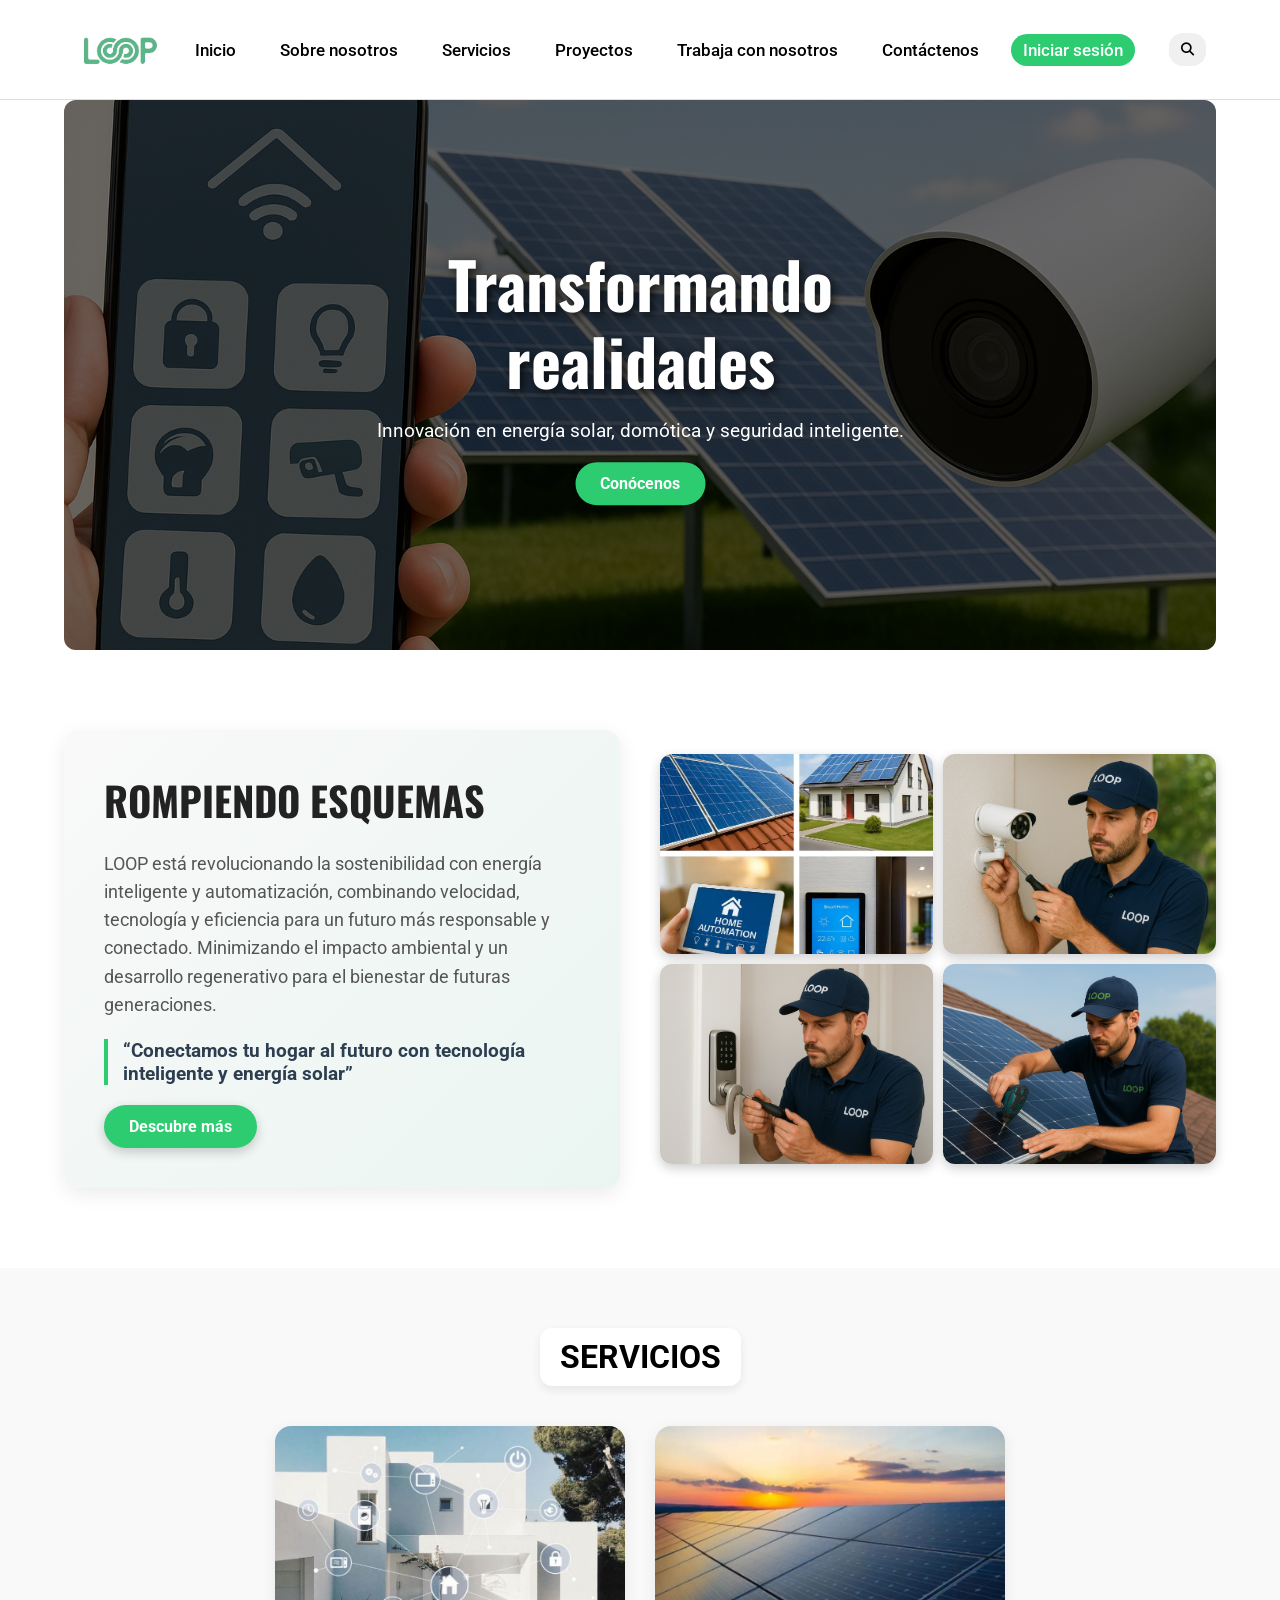
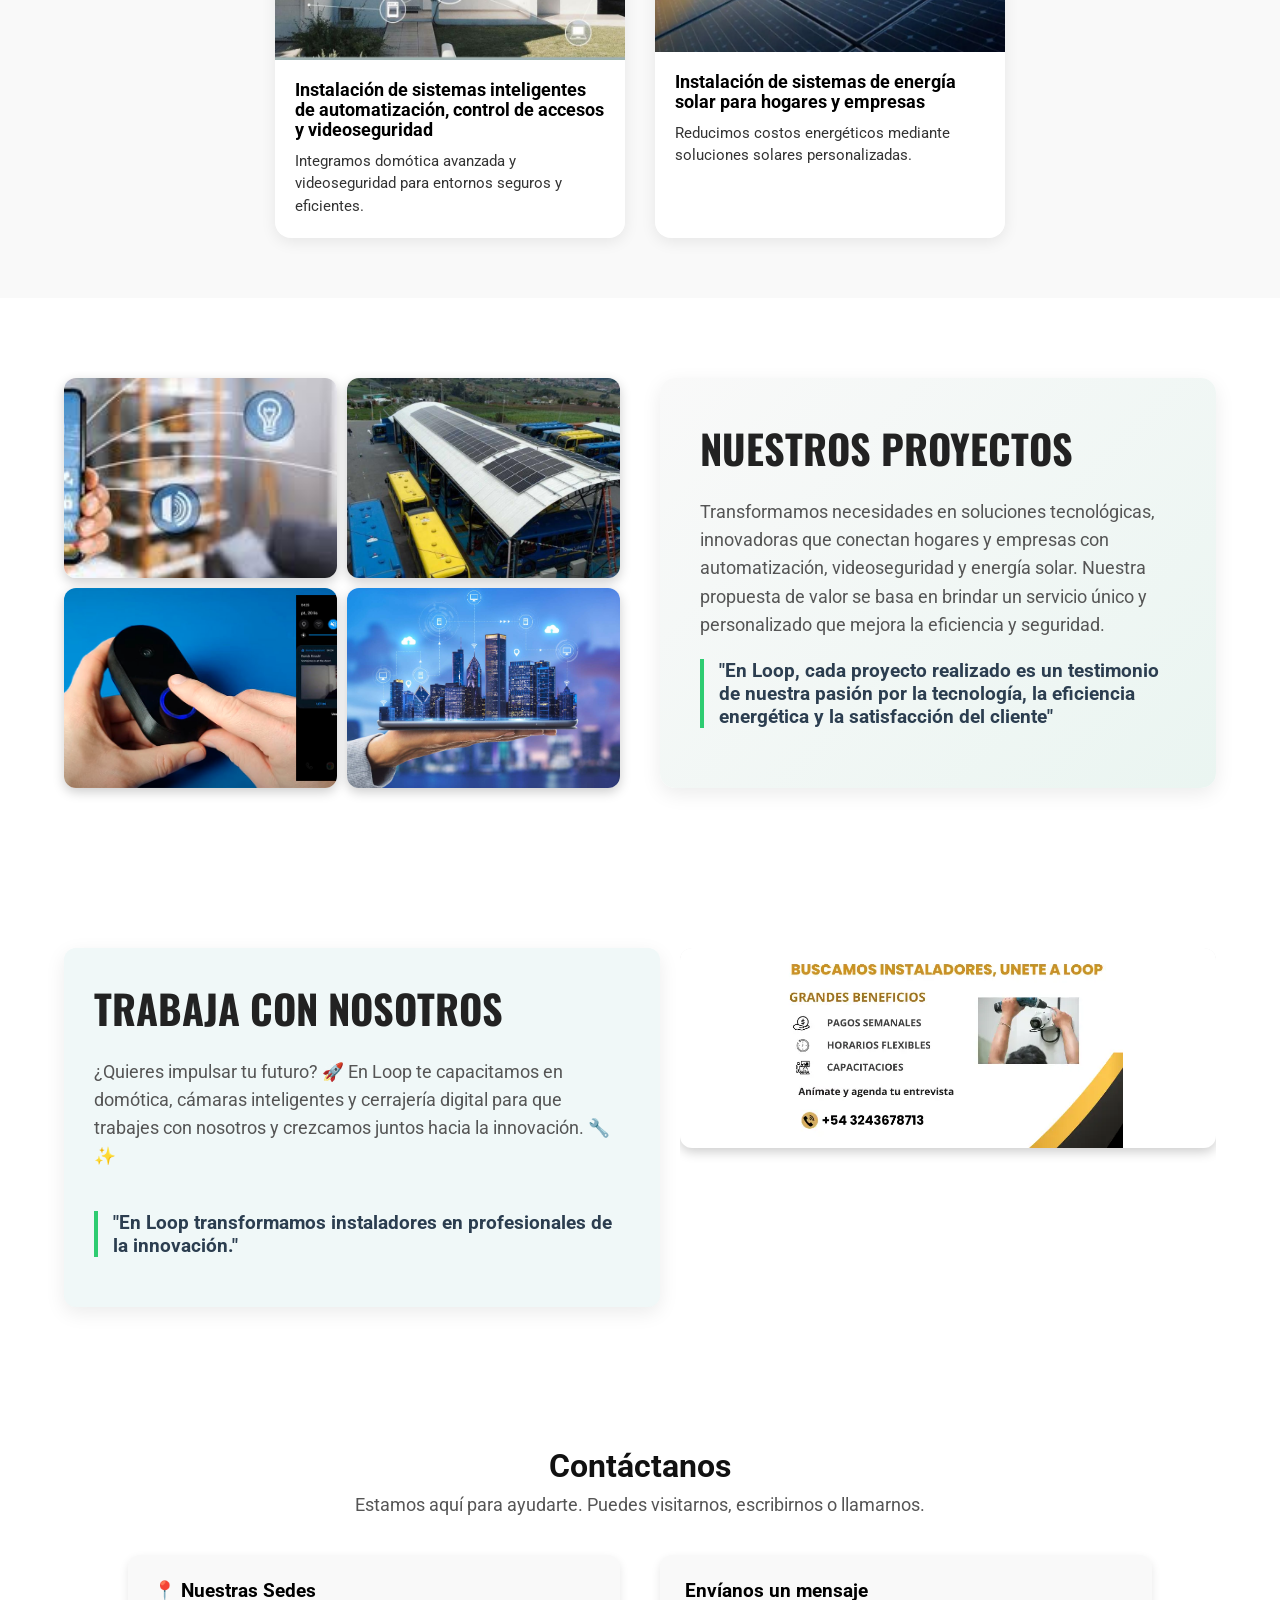
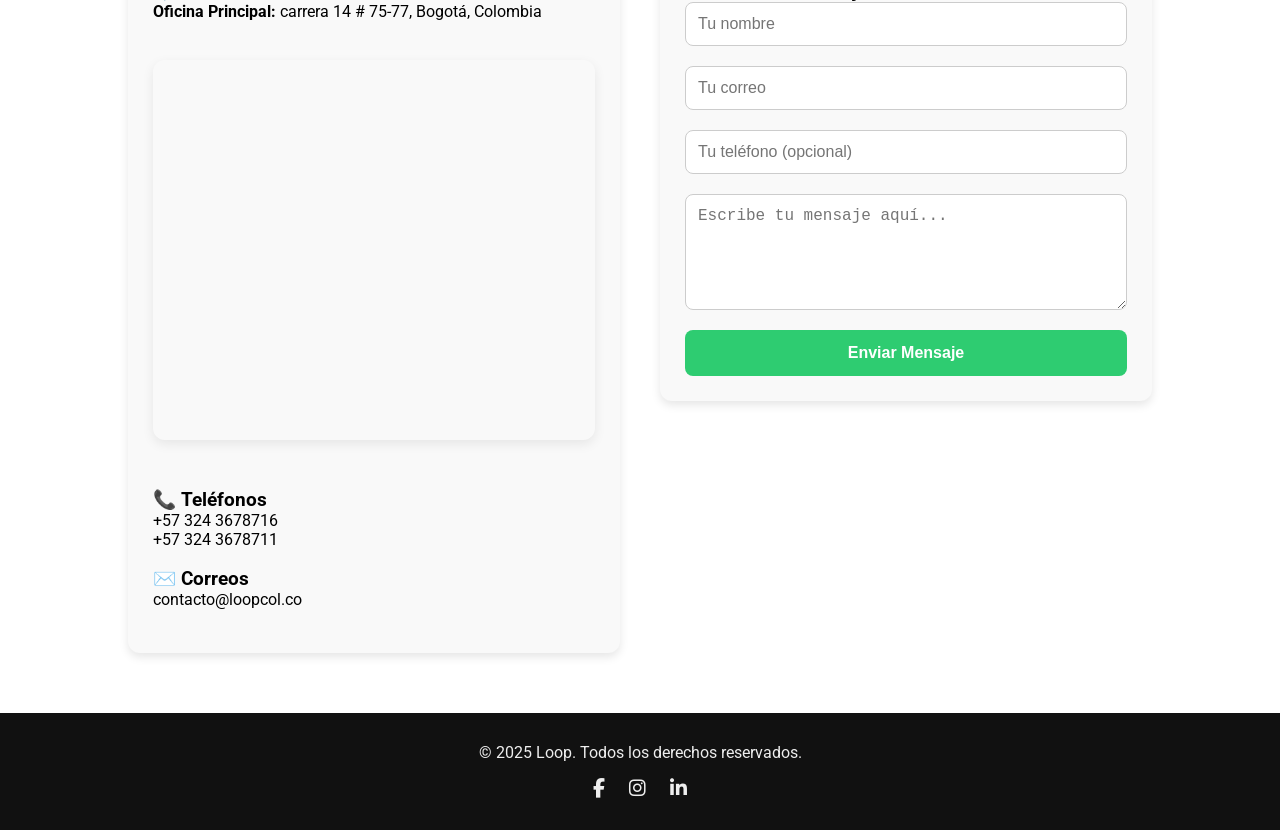
<file: index.html>
<!DOCTYPE html>
<html lang="es">
  <head>
    <meta charset="UTF-8" />
    <meta name="viewport" content="width=device-width, initial-scale=1.0" />
    <title>LOOP</title>

    <!-- Font Awesome -->
    <link
      rel="stylesheet"
      href="https://cdnjs.cloudflare.com/ajax/libs/font-awesome/6.5.2/css/all.min.css"
    />

    <!-- Google Fonts -->
    <link
      href="https://fonts.googleapis.com/css2?family=Oswald:wght@200..700&family=Roboto:wght@300;400;500;700&display=swap"
      rel="stylesheet"
    />

    <!-- CSS externo -->
    <link rel="stylesheet" href="style.css" />
  </head>
  <body>
    <div class="page-fade">
      <div class="container">
        <!-- NAV -->
        <nav class="nav-main">
          <div class="logo-container">
            <img src="img/LOOP1.png" alt="Loop LOGO" class="logo" />
          </div>
          <ul class="nav-menu">
            <li><a href="#">Inicio</a></li>
            <li><a href="#sobre-nosotros">Sobre nosotros</a></li>
            <li><a href="#servicios">Servicios</a></li>
            <li><a href="#proyectos">Proyectos</a></li>
            <li><a href="#trabaja">Trabaja con nosotros</a></li>
            <li><a href="#contacto">Contáctenos</a></li>
            <!-- href apunta a login.html (fallback), script hace transición -->
            <li>
              <a href="login.html" class="btn-login" id="btnLogin"
                >Iniciar sesión</a
              >
            </li>
          </ul>
          <ul class="nav-menu-right">
            <li>
              <!-- abre overlay de búsqueda -->
              <button
                class="btn-search"
                id="btnSearch"
                aria-label="Abrir búsqueda"
              >
                <i class="fas fa-search"></i>
              </button>
            </li>
          </ul>
        </nav>

        <!-- HERO -->
        <header class="showcase">
          <div class="overlay"></div>
          <div class="hero-text">
            <h1>Transformando<br />realidades</h1>
            <p>
              Innovación en energía solar, domótica y seguridad inteligente.
            </p>
            <a href="#sobre-nosotros" class="btn-primary">Conócenos</a>
          </div>
        </header>
      </div>

      <!-- SECCIONES -->
      <section id="sobre-nosotros" class="about-section fade-in">
        <div class="about-container">
          <!-- TEXTO DERECHA -->
          <div class="about-text">
            <h2>Rompiendo esquemas</h2>
            <p>
              LOOP está revolucionando la sostenibilidad con energía inteligente
              y automatización, combinando velocidad, tecnología y eficiencia
              para un futuro más responsable y conectado. Minimizando el impacto
              ambiental y un desarrollo regenerativo para el bienestar de
              futuras generaciones.
            </p>
            <blockquote>
              “Conectamos tu hogar al futuro con tecnología inteligente y
              energía solar”
            </blockquote>
            <a href="#servicios" class="btn-primary">Descubre más</a>
          </div>
          <!-- IMÁGENES IZQUIERDA -->
          <div class="about-images">
            <div class="img-grid">
              <img src="img/sobre nosotros.jpg" alt="Panel solar" />
              <img src="img/icamaras.png" alt="Cámaras de seguridad" />
              <img src="img/icerraduras.png" alt="Cerraduras inteligentes" />
              <img src="img/ipaneles.png" alt="Paneles solares" />
            </div>
          </div>
        </div>
      </section>

      <section id="servicios" class="services-section fade-in">
        <h2>SERVICIOS</h2>
        <div class="services-grid">
          <div class="service-card fade-in">
            <img
              src="img/automatizacion.jpg"
              alt="Automatización y videoseguridad"
            />
            <div class="service-text">
              <h3>
                Instalación de sistemas inteligentes de automatización, control
                de accesos y videoseguridad
              </h3>
              <p>
                Integramos domótica avanzada y videoseguridad para entornos
                seguros y eficientes.
              </p>
            </div>
          </div>
          <div class="service-card fade-in">
            <img src="img/panels.jpg" alt="Energía solar" />
            <div class="service-text">
              <h3>
                Instalación de sistemas de energía solar para hogares y empresas
              </h3>
              <p>
                Reducimos costos energéticos mediante soluciones solares
                personalizadas.
              </p>
            </div>
          </div>
        </div>
      </section>

      <section id="proyectos" class="about-section fade-in">
        <div class="about-container">
          <!-- IMÁGENES DERECHA -->
          <div class="about-images">
            <div class="img-grid">
              <img src="img/p1.jpeg" alt="Panel solar" />
              <img src="img/p2.jpg" alt="Cámaras de seguridad" />
              <img src="img/p3.jpg" alt="Cerraduras inteligentes" />
              <img src="img/p4.jpg" alt="Paneles solares" />
            </div>
          </div>
          <!-- TEXTO IZQUIERDA -->
          <div class="about-text">
            <h2>NUESTROS PROYECTOS</h2>
            <p>
              Transformamos necesidades en soluciones tecnológicas, innovadoras
              que conectan hogares y empresas con automatización, videoseguridad
              y energía solar. Nuestra propuesta de valor se basa en brindar un
              servicio único y personalizado que mejora la eficiencia y
              seguridad.
            </p>
            <blockquote>
              "En Loop, cada proyecto realizado es un testimonio de nuestra
              pasión por la tecnología, la eficiencia energética y la
              satisfacción del cliente"
            </blockquote>
          </div>
        </div>
      </section>

      <section id="trabaja" class="about-section fade-in">
        <div class="about-container">
          <!-- TEXTO DERECHA -->
          <div class="about-text">
            <h2>Trabaja con nosotros</h2>
            <p>
              ¿Quieres impulsar tu futuro? 🚀 En Loop te capacitamos en
              domótica, cámaras inteligentes y cerrajería digital para que
              trabajes con nosotros y crezcamos juntos hacia la innovación. 🔧✨
            </p>
            <blockquote>
              "En Loop transformamos instaladores en profesionales de la
              innovación."
            </blockquote>
          </div>
          <!-- IMÁGENES IZQUIERDA -->
          <div class="about-images">
            <img src="img/UNETE.jpg" alt="Unete a nosotros" />
          </div>
        </div>
      </section>

      <section id="contacto" class="contact-section fade-in">
        <h2>Contáctanos</h2>
        <p class="sub-text">
          Estamos aquí para ayudarte. Puedes visitarnos, escribirnos o
          llamarnos.
        </p>
        <div class="contact-container">
          <!-- Información de contacto -->
          <div class="contact-info">
            <h3>📍 Nuestras Sedes</h3>
            <p>
              <strong>Oficina Principal:</strong> carrera 14 # 75-77, Bogotá,
              Colombia
            </p>
            <br />
            <div class="map-container">
              <iframe
                title="Ubicación LOOP Bogotá"
                src="https://www.google.com/maps/embed?pb=!1m18!1m12!1m3!1d3976.6165892986337!2d-74.06144682552724!3d4.662258341990669!2m3!1f0!2f0!3f0!3m2!1i1024!2i768!4f13.1!3m3!1m2!1s0x8e3f9a5eb12d016b%3A0x4067ffd4ff4371c9!2zQ3JhLiAxNCAjIDc1LTc3LCBDaGFwaW5lcm8sIEJvZ290w6EsIEQuQy4sIEJvZ290w6EsIEJvZ290w6EsIEQuQy4!5e0!3m2!1ses!2sco!4v1755504867444!5m2!1ses!2sco"
                width="100%"
                height="350"
                style="border: 0; border-radius: 12px; margin-top: 30px"
                allowfullscreen=""
                loading="lazy"
                referrerpolicy="no-referrer-when-downgrade"
              ></iframe>
            </div>
            <br />
            <h3>📞 Teléfonos</h3>
            <p>+57 324 3678716</p>
            <p>+57 324 3678711</p>
            <br />
            <h3>✉️ Correos</h3>
            <p>contacto@loopcol.co</p>
            <br />
          </div>

          <!-- Formulario -->
          <div class="contact-form">
            <h3>Envíanos un mensaje</h3>
            <form
              action="mailto:info@tuempresa.com"
              method="POST"
              enctype="text/plain"
            >
              <input
                type="text"
                name="nombre"
                placeholder="Tu nombre"
                required
              />
              <input
                type="email"
                name="email"
                placeholder="Tu correo"
                required
              />
              <input
                type="tel"
                name="telefono"
                placeholder="Tu teléfono (opcional)"
              />
              <textarea
                name="mensaje"
                rows="5"
                placeholder="Escribe tu mensaje aquí..."
                required
              ></textarea>
              <button type="submit">Enviar Mensaje</button>
            </form>
          </div>
        </div>
      </section>

      <!-- SEARCH OVERLAY (búsqueda en la página) -->
      <div class="search-overlay" id="searchOverlay" aria-hidden="true">
        <div
          class="search-dialog"
          role="dialog"
          aria-modal="true"
          aria-labelledby="searchTitle"
        >
          <button
            class="search-close"
            id="searchClose"
            aria-label="Cerrar búsqueda"
          >
            <i class="fas fa-times"></i>
          </button>
          <h3 id="searchTitle">Buscar en el sitio</h3>
          <form id="searchForm" class="search-form" role="search">
            <input
              type="search"
              id="searchInput"
              placeholder="Escribe y presiona Enter… (ej: solar, cámaras, domótica)"
              autocomplete="off"
              aria-label="Buscar en sitio"
            />
          </form>
          <div
            id="searchResults"
            class="search-results"
            aria-live="polite"
            style="margin-top: 12px"
          ></div>
          <p
            class="search-tip"
            style="margin-top: 8px; color: #666; font-size: 0.9rem"
          >
            Pulsa <kbd>ESC</kbd> para cerrar
          </p>
        </div>
      </div>

      <!-- FOOTER -->
      <footer class="footer">
        <div class="footer-container">
          <p>© 2025 Loop. Todos los derechos reservados.</p>
          <div class="social-links">
            <a href="#"><i class="fab fa-facebook-f"></i></a>
            <a href="#"><i class="fab fa-instagram"></i></a>
            <a href="#"><i class="fab fa-linkedin-in"></i></a>
          </div>
        </div>
      </footer>
    </div>

    <!-- JS -->
    <script src="script.js" defer></script>
  </body>
</html>
</file>
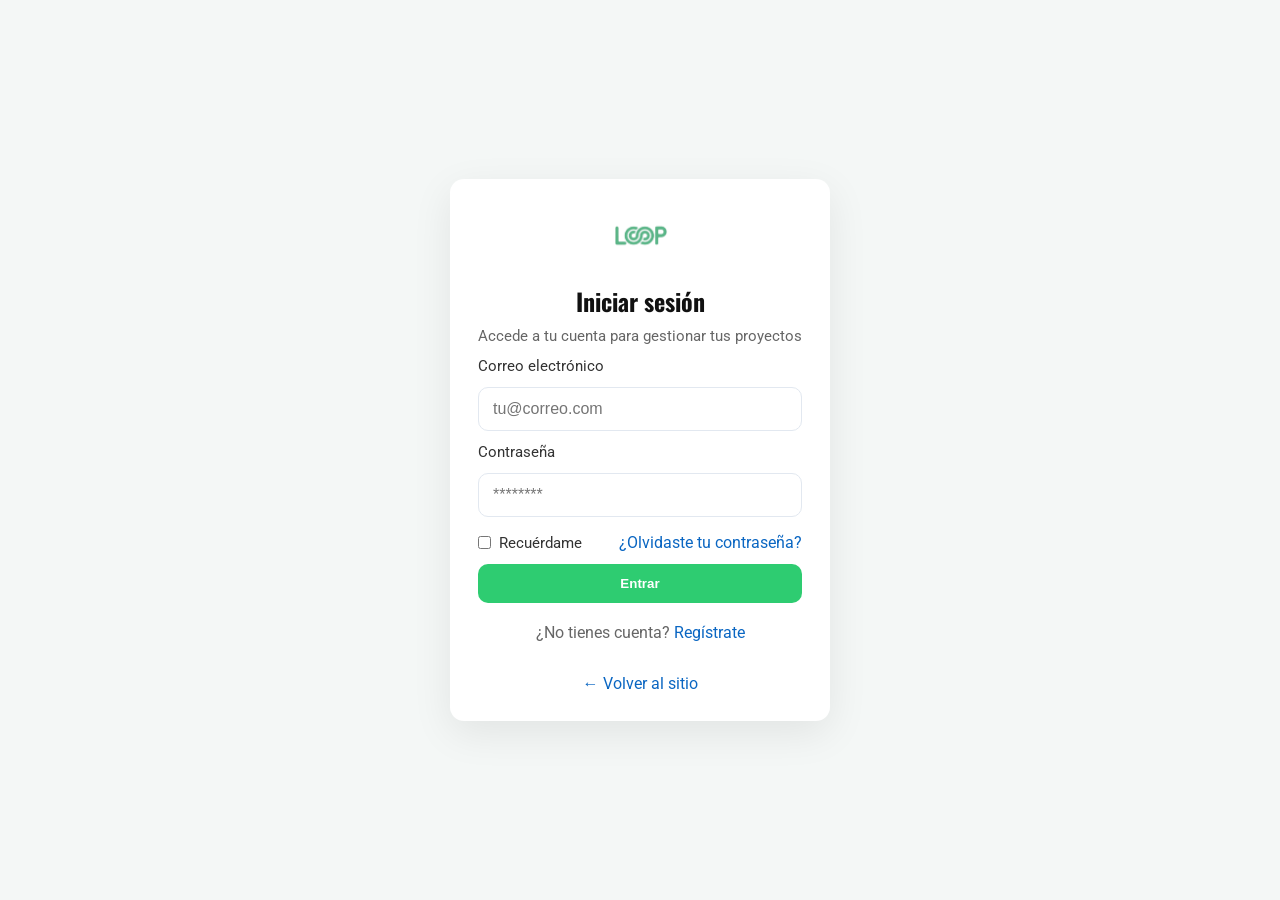
<file: login.html>
<!DOCTYPE html>
<html lang="es">
  <head>
    <meta charset="UTF-8" />
    <meta name="viewport" content="width=device-width, initial-scale=1.0" />
    <title>Login - LOOP</title>

    <!-- Reutiliza la tipografía y algunos estilos generales -->
    <link
      href="https://fonts.googleapis.com/css2?family=Oswald:wght@200..700&family=Roboto:wght@300;400;500;700&display=swap"
      rel="stylesheet"
    />
    <link rel="stylesheet" href="login.css" />
  </head>
  <body>
    <div class="page-fade is-visible">
      <div class="login-container">
        <div class="login-card">
          <div class="login-header">
            <img
              src="img/LOOP1.png"
              alt="Loop"
              style="height: 56px; margin-bottom: 8px"
            />
            <h2>Iniciar sesión</h2>
            <p>Accede a tu cuenta para gestionar tus proyectos</p>
          </div>
          <form
            id="loginForm"
            class="login-form"
            action="#"
            method="POST"
            novalidate
          >
            <label for="email">Correo electrónico</label>
            <input
              type="email"
              id="email"
              name="email"
              placeholder="tu@correo.com"
              required
            />

            <label for="password">Contraseña</label>
            <input
              type="password"
              id="password"
              name="password"
              placeholder="********"
              required
            />

            <div class="login-row">
              <label class="remember">
                <input type="checkbox" id="remember" /> Recuérdame
              </label>
              <a href="#" class="link">¿Olvidaste tu contraseña?</a>
            </div>

            <button type="submit" class="btn-primary btn-full">Entrar</button>
            <p class="login-note">
              ¿No tienes cuenta? <a href="#" class="link">Regístrate</a>
            </p>
            <p id="loginMsg" class="login-msg" aria-live="polite"></p>
          </form>

          <p style="text-align: center; margin-top: 12px">
            <a href="index.html" class="link">← Volver al sitio</a>
          </p>
        </div>
      </div>
    </div>

    <script src="script.js" defer></script>
  </body>
</html>
</file>
<file: style.css>
/* ------------------- RESET ------------------- */
* {
  box-sizing: border-box;
  margin: 0;
  padding: 0;
}

html {
  scroll-behavior: smooth;
}

body {
  background: #ffffff;
  color: #000;
  font-size: 16px;
  font-family: "Roboto", sans-serif;
  padding-top: 100px; /* evita que el contenido quede debajo del menú fijo */
}

/* TRANSICIÓN DE PÁGINA */
.page-fade {
  opacity: 0;
  transition: opacity 0.45s ease;
}
.page-fade.is-visible {
  opacity: 1;
}

a {
  color: inherit;
  text-decoration: none;
  transition: color 0.3s ease;
}
a:hover {
  color: #2ecc71;
}

ul {
  list-style: none;
}

.container {
  width: 90%;
  margin: auto;
}

/* ------------------- NAVBAR ------------------- */
.nav-main {
  font-size: 17px;
  display: flex;
  justify-content: space-between;
  align-items: center;
  height: 100px;
  padding: 10px 5%;
  position: fixed;
  top: 0;
  left: 0;
  width: 100%;
  background: white;
  z-index: 1000;
  transition: all 0.3s ease;
  border-bottom: 1px solid #ddd;
}
.nav-main.scrolled {
  box-shadow: 0 2px 8px rgba(0, 0, 0, 0.1);
  background: #f8f9fa;
}

/* LOGO */
.logo-container {
  flex-shrink: 0;
}
.logo {
  height: 80px;
  width: auto;
  display: block;
  margin-left: 15px;
}

/* Menú */
.nav-main ul {
  display: flex;
  align-items: center;
}
.nav-main ul li {
  padding: 10px;
}
.nav-main ul li a {
  padding: 6px 12px;
  transition: all 0.3s ease;
  font-weight: 500;
}
.nav-main ul li a:hover {
  border-bottom: 2px solid #2ecc71;
}

/* BOTON LOGIN */
.btn-login {
  background: #2ecc71;
  color: #fff !important;
  padding: 8px 16px;
  border-radius: 20px;
  transition: 0.3s;
  font-weight: 600;
}
.btn-login:hover {
  background: #27ae60;
  border-bottom: none;
}

/* LUPA */
.btn-search {
  background: #f0f0f0;
  padding: 10px 12px;
  border-radius: 14px;
  display: inline-flex;
  align-items: center;
  justify-content: center;
  border: 0;
  cursor: pointer;
  transition: 0.3s;
}
.btn-search:hover {
  background: #ddd;
}

/* ------------------- HERO ------------------- */
.showcase {
  width: 100%;
  height: 550px;
  background: url("./img/fondo.png") no-repeat center center/cover;
  position: relative;
  border-radius: 12px;
  overflow: hidden;
}
.showcase .overlay {
  position: absolute;
  inset: 0;
  background: rgba(0, 0, 0, 0.55);
}
.hero-text {
  position: absolute;
  top: 50%;
  left: 50%;
  transform: translate(-50%, -50%);
  text-align: center;
  color: #fff;
  z-index: 2;
}
.hero-text h1 {
  font-family: "Oswald", sans-serif;
  font-size: 4rem;
  font-weight: 700;
  line-height: 1.2;
  text-shadow: 3px 3px 10px rgba(0, 0, 0, 0.7);
}
.hero-text p {
  margin: 20px 0;
  font-size: 1.2rem;
}
.btn-primary {
  display: inline-block;
  padding: 12px 25px;
  background: #2ecc71;
  color: #fff;
  font-weight: 700;
  text-decoration: none;
  border-radius: 30px;
  transition: all 0.3s ease;
  box-shadow: 0 4px 12px rgba(0, 0, 0, 0.2);
}
.btn-primary:hover {
  background: #27ae60;
  transform: translateY(-3px);
}

/* ------------------- SECCIONES ------------------- */
.section {
  padding: 100px 20px;
  text-align: center;
}
.section h2 {
  font-family: "Oswald", sans-serif;
  font-size: 2.5rem;
  margin-bottom: 20px;
  color: #222;
}

/* ------------------- SOBRE NOSOTROS ------------------- */
.about-section {
  padding: 80px 5%;
  background: #fff;
}
.about-container {
  display: grid;
  grid-template-columns: 1fr 1fr;
  gap: 40px;
  align-items: center;
}
.about-text {
  text-align: left;
  background: linear-gradient(135deg, #f9f9f9, #eaf5f1);
  padding: 40px;
  border-radius: 15px;
  box-shadow: 0 6px 20px rgba(0, 0, 0, 0.08);
}
.about-text h2 {
  font-size: 2.5rem;
  color: #222;
  margin-bottom: 20px;
  text-transform: uppercase;
  font-family: "Oswald", sans-serif;
}
.about-text p {
  font-size: 1.1rem;
  line-height: 1.6;
  color: #555;
  margin-bottom: 20px;
}
.about-text blockquote {
  font-size: 1.2rem;
  font-weight: 700;
  color: #2c3e50;
  margin: 20px 0;
  border-left: 4px solid #2ecc71;
  padding-left: 15px;
}
.about-images .img-grid {
  display: grid;
  grid-template-columns: repeat(2, 1fr);
  gap: 10px;
}
.about-images img {
  width: 100%;
  height: 200px;
  object-fit: cover;
  border-radius: 12px;
  box-shadow: 0 4px 12px rgba(0, 0, 0, 0.2);
  transition: transform 0.3s;
}
.about-images img:hover {
  transform: scale(1.05);
}

/* ------------------- SERVICIOS ------------------- */
.services-section {
  padding: 60px 20px;
  background: #f9f9f9;
  text-align: center;
}
.services-section h2 {
  font-size: 2rem;
  margin-bottom: 40px;
  font-weight: 700;
  background: #fff;
  display: inline-block;
  padding: 10px 20px;
  border-radius: 12px;
  box-shadow: 0 4px 10px rgba(0, 0, 0, 0.08);
}
.services-grid {
  display: flex;
  flex-wrap: wrap;
  justify-content: center;
  gap: 30px;
}
.service-card {
  display: flex;
  flex-direction: column;
  align-items: center;
  background: #fff;
  border-radius: 16px;
  box-shadow: 0 4px 15px rgba(0, 0, 0, 0.08);
  max-width: 350px;
  transition: transform 0.3s ease, box-shadow 0.3s ease;
}
.service-card:hover {
  transform: translateY(-8px);
  box-shadow: 0 8px 20px rgba(0, 0, 0, 0.12);
}
.service-card img {
  width: 100%;
  border-top-left-radius: 16px;
  border-top-right-radius: 16px;
}
.service-text {
  padding: 20px;
  text-align: left;
}
.service-text h3 {
  font-size: 1.1rem;
  font-weight: 700;
  margin-bottom: 10px;
}
.service-text p {
  font-size: 0.95rem;
  color: #333;
  line-height: 1.5;
}

/* ------------------- TRABAJA ------------------- */
#trabaja .about-container {
  display: flex;
  align-items: stretch;
  gap: 20px;
}
#trabaja .about-text {
  flex: 1;
  background: #f0f8f8;
  padding: 30px;
  border-radius: 12px;
  display: flex;
  flex-direction: column;
  justify-content: center;
}
#trabaja .about-images {
  flex: 1;
  display: flex;
  overflow: hidden;
  border-radius: 12px;
}
#trabaja .about-images img {
  width: 100%;
  object-fit: contain;
  background: #fff;
  border-radius: 12px;
}

/* ------------------- CONTACTO ------------------- */
.contact-section {
  padding: 60px 10%;
  background: #fff;
  text-align: center;
}
.contact-section h2 {
  font-size: 2rem;
  margin-bottom: 10px;
  color: #111;
}
.sub-text {
  font-size: 1.1rem;
  color: #555;
  margin-bottom: 40px;
}
.contact-container {
  display: flex;
  flex-wrap: wrap;
  gap: 40px;
  justify-content: center;
  align-items: flex-start;
}
.contact-info,
.contact-form {
  flex: 1;
  min-width: 300px;
  background: #f9f9f9;
  padding: 25px;
  border-radius: 12px;
  box-shadow: 0 4px 10px rgba(0, 0, 0, 0.1);
  text-align: left;
}
.contact-form form {
  display: flex;
  flex-direction: column;
  gap: 20px;
}
.contact-form input,
.contact-form textarea {
  padding: 12px;
  border: 1px solid #ccc;
  border-radius: 8px;
  font-size: 1rem;
  width: 100%;
  transition: all 0.3s;
}
.contact-form input:focus,
.contact-form textarea:focus {
  border-color: #2ecc71;
  outline: none;
  box-shadow: 0 0 6px rgba(46, 204, 113, 0.5);
}
.contact-form button {
  padding: 14px;
  background: #2ecc71;
  color: #fff;
  border: none;
  border-radius: 8px;
  cursor: pointer;
  font-size: 1rem;
  font-weight: 700;
  transition: 0.3s;
}
.contact-form button:hover {
  background: #27ae60;
  transform: translateY(-2px);
}

.map-container {
  margin: 20px 0 30px;
  border-radius: 12px;
  overflow: hidden;
  box-shadow: 0 4px 12px rgba(0, 0, 0, 0.08);
}
.map-container iframe {
  width: 100%;
  height: 350px;
  border: 0;
  display: block;
}

/* ------------------- FOOTER ------------------- */
.footer {
  background: #111;
  color: #eee;
  padding: 30px 10%;
  text-align: center;
}
.footer-container {
  display: flex;
  flex-direction: column;
  gap: 15px;
  align-items: center;
}
.footer p {
  margin: 0;
}
.social-links a {
  margin: 0 10px;
  color: #eee;
  font-size: 1.2rem;
  transition: color 0.3s ease;
}
.social-links a:hover {
  color: #2ecc71;
}

/* ------------------- ANIMACIONES ------------------- */
.fade-in {
  opacity: 0;
  transform: translateY(20px);
  animation: fadeInUp 0.8s ease forwards;
}
@keyframes fadeInUp {
  to {
    opacity: 1;
    transform: translateY(0);
  }
}

/* ------------------- OVERLAY DE BÚSQUEDA ------------------- */
.search-overlay {
  position: fixed;
  inset: 0;
  background: rgba(0, 0, 0, 0.65);
  display: none;
  align-items: center;
  justify-content: center;
  z-index: 1200;
  padding: 20px;
}
.search-overlay.open {
  display: flex;
}
.search-dialog {
  position: relative;
  width: min(680px, 92vw);
  background: #fff;
  border-radius: 16px;
  padding: 28px 24px;
  box-shadow: 0 20px 60px rgba(0, 0, 0, 0.35);
}
.search-close {
  position: absolute;
  top: 10px;
  right: 10px;
  border: 0;
  background: #f3f4f6;
  width: 38px;
  height: 38px;
  border-radius: 10px;
  cursor: pointer;
}
.search-dialog h3 {
  margin: 10px 0 14px;
  font-family: "Oswald", sans-serif;
  font-weight: 600;
  color: #111;
}
.search-form input[type="search"] {
  width: 100%;
  padding: 14px 16px;
  border-radius: 10px;
  border: 1px solid #dcdcdc;
  font-size: 1rem;
}
.search-form input[type="search"]:focus {
  border-color: #2ecc71;
  outline: none;
  box-shadow: 0 0 0 3px rgba(46, 204, 113, 0.15);
}
.search-results {
  margin-top: 10px;
  color: #444;
  font-size: 0.95rem;
}
.search-tip {
  margin-top: 6px;
  color: #777;
  font-size: 0.85rem;
}

/* Resaltado de coincidencia */
.highlight {
  outline: 3px solid #2ecc71;
  border-radius: 12px;
  animation: glow 1.4s ease-in-out 0s 2 alternate;
}
@keyframes glow {
  from {
    box-shadow: 0 0 0 rgba(46, 204, 113, 0);
  }
  to {
    box-shadow: 0 0 24px rgba(46, 204, 113, 0.45);
  }
}

/* ------------------- RESPONSIVE ------------------- */
@media (max-width: 900px) {
  .about-container {
    grid-template-columns: 1fr;
    text-align: center;
  }
  .about-text {
    text-align: center;
  }
  .about-images .img-grid {
    grid-template-columns: 1fr 1fr;
  }
}
@media (max-width: 768px) {
  .hero-text h1 {
    font-size: 2.5rem;
  }
  .nav-main {
    flex-direction: column;
    height: auto;
  }
  .nav-menu {
    flex-wrap: wrap;
    justify-content: center;
  }
  .logo {
    height: 70px;
    margin-bottom: 10px;
  }
  .showcase {
    height: 400px;
  }
}
@media (max-width: 600px) {
  .about-images .img-grid {
    grid-template-columns: 1fr;
  }
}
</file>
<file: login.css>
/* login.css */
* {
  box-sizing: border-box;
  margin: 0;
  padding: 0;
}
body {
  font-family: "Roboto", sans-serif;
  background: #f4f7f6;
  color: #111;
  min-height: 100vh;
  display: flex;
  align-items: center;
  justify-content: center;
}

.page-fade {
  opacity: 1;
  transition: opacity 0.45s ease;
}

.login-container {
  width: 100%;
  max-width: 520px;
  padding: 24px;
}
.login-card {
  background: #fff;
  border-radius: 14px;
  padding: 28px;
  box-shadow: 0 12px 40px rgba(0, 0, 0, 0.08);
}
.login-header {
  text-align: center;
  margin-bottom: 12px;
}
.login-header h2 {
  font-family: "Oswald", sans-serif;
  margin: 8px 0;
  color: #111;
}
.login-header p {
  color: #666;
  font-size: 0.95rem;
  margin-bottom: 6px;
}

.login-form {
  display: flex;
  flex-direction: column;
  gap: 12px;
}
.login-form label {
  font-size: 0.95rem;
  color: #333;
}
.login-form input[type="email"],
.login-form input[type="password"] {
  padding: 12px 14px;
  border: 1px solid #e2e8f0;
  border-radius: 10px;
  font-size: 1rem;
  outline: none;
}
.login-form input:focus {
  box-shadow: 0 0 0 4px rgba(46, 204, 113, 0.08);
  border-color: #2ecc71;
}

.login-row {
  display: flex;
  justify-content: space-between;
  align-items: center;
  margin-top: 4px;
}
.remember {
  display: flex;
  align-items: center;
  gap: 8px;
  color: #444;
}
.link {
  color: #0a66c2;
  text-decoration: none;
}
.link:hover {
  text-decoration: underline;
}

.btn-primary {
  background: #2ecc71;
  color: #fff;
  border: none;
  padding: 12px 14px;
  border-radius: 10px;
  font-weight: 700;
  cursor: pointer;
}
.btn-full {
  width: 100%;
}
.login-note {
  color: #666;
  text-align: center;
  margin-top: 8px;
}
.login-msg {
  text-align: center;
  margin-top: 8px;
  color: #2c7a2c;
}

/* responsive */
@media (max-width: 480px) {
  .login-card {
    padding: 20px;
  }
}
</file>
